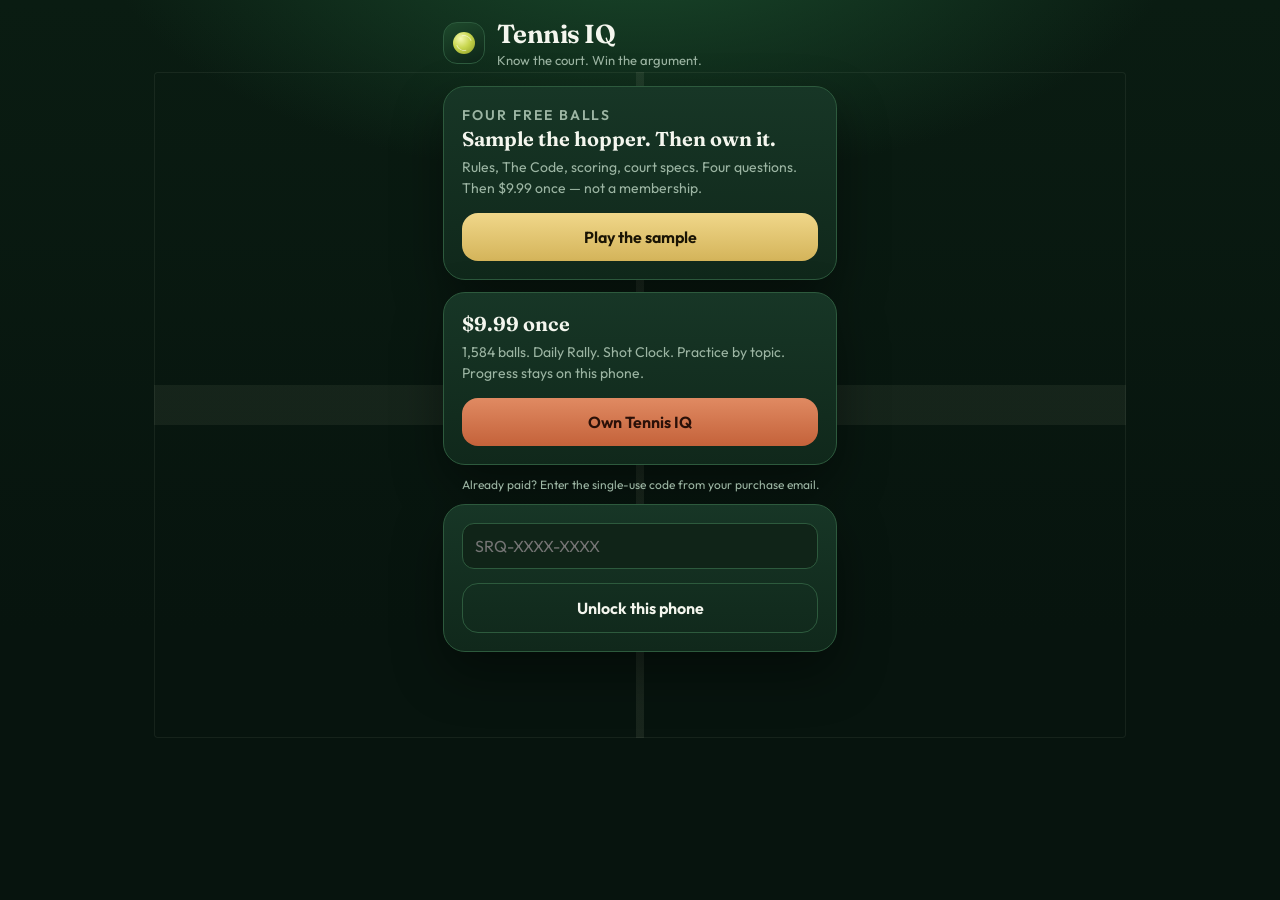
<file: web/index.html>
<!DOCTYPE html>
<html lang="en">
<head>
  <meta charset="UTF-8" />
  <meta name="referrer" content="no-referrer" />
  <meta name="viewport" content="width=device-width, initial-scale=1, viewport-fit=cover" />
  <meta name="apple-mobile-web-app-capable" content="yes" />
  <meta name="apple-mobile-web-app-status-bar-style" content="black-translucent" />
  <meta name="theme-color" content="#07140e" />
  <meta name="description" content="Tennis IQ — rules, scoring, court specs, history. Know the court. Win the argument." />
  <title>Tennis IQ</title>
  <link rel="manifest" href="./manifest.json" />
  <link rel="icon" href="./icon.svg" type="image/svg+xml" />
  <link rel="apple-touch-icon" href="./icon.svg" />
  <link rel="preconnect" href="https://fonts.googleapis.com" />
  <link rel="preconnect" href="https://fonts.gstatic.com" crossorigin />
  <link href="https://fonts.googleapis.com/css2?family=Fraunces:opsz,wght@9..144,500;9..144,650&family=Outfit:wght@400;500;600;700&display=swap" rel="stylesheet" />
  <link rel="stylesheet" href="./styles.css" />
</head>
<body>
  <div class="court-bg" aria-hidden="true"></div>
  <div id="app"></div>
  <script src="./app.js"></script>
</body>
</html>
</file>
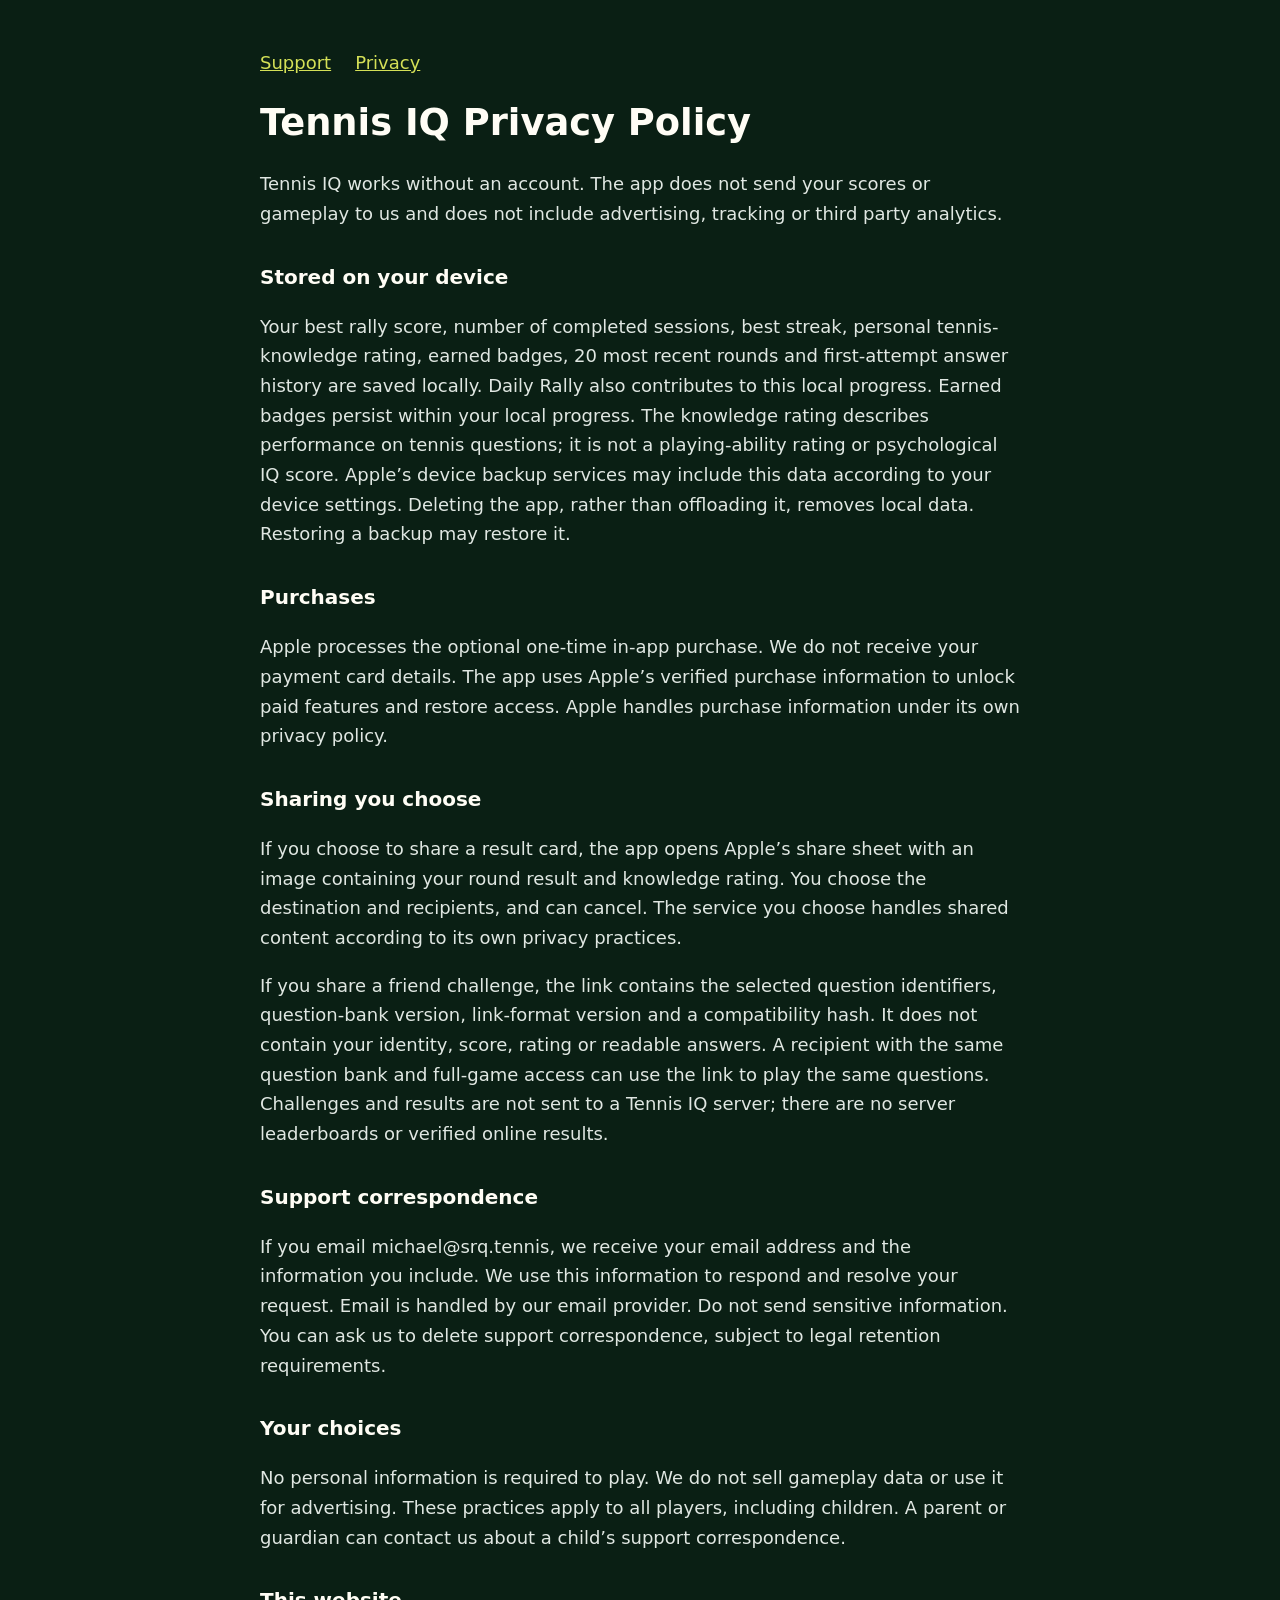
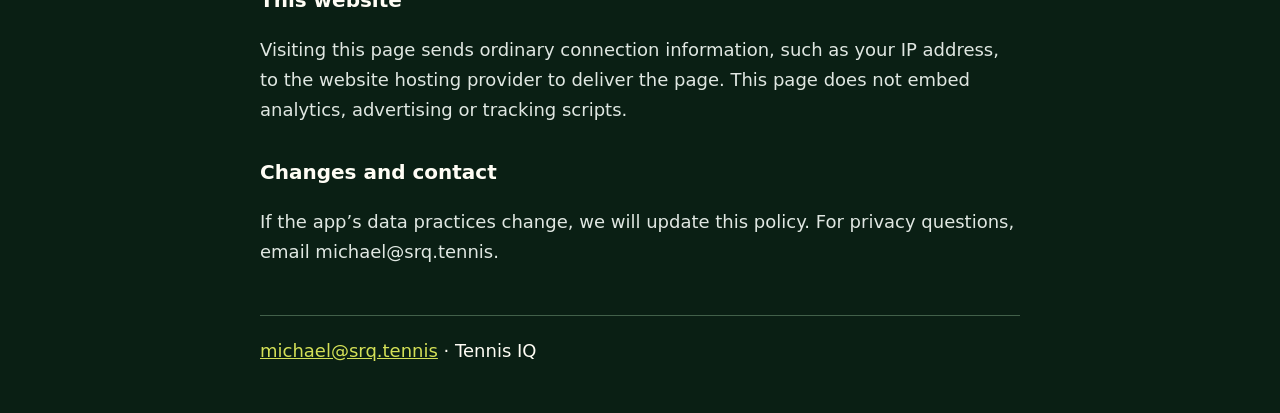
<file: release/site/tennis-iq/privacy/index.html>
<!doctype html><html lang="en"><head><meta charset="utf-8"><meta name="viewport" content="width=device-width,initial-scale=1"><title>Tennis IQ Privacy Policy</title><meta name="description" content="Tennis IQ Privacy Policy and contact information."><style>:root{color-scheme:dark}body{margin:0;background:#0a1f14;color:#fffdf5;font:18px/1.65 system-ui,sans-serif}main{max-width:760px;margin:auto;padding:48px 24px}a{color:#d4e057}h1{font-size:2.3rem;line-height:1.15}h2{font-size:1.25rem;margin-top:2rem}nav{display:flex;gap:24px;flex-wrap:wrap}footer{margin-top:48px;border-top:1px solid #42604a;padding-top:20px}p{color:#e0e7e2}</style></head><body><main><nav aria-label="Tennis IQ"><a href="/tennis-iq/support/">Support</a><a href="/tennis-iq/privacy/">Privacy</a></nav><h1>Tennis IQ Privacy Policy</h1><p>Tennis IQ works without an account. The app does not send your scores or gameplay to us and does not include advertising, tracking or third party analytics.</p><h2>Stored on your device</h2><p>Your best rally score, number of completed sessions, best streak, personal tennis-knowledge rating, earned badges, 20 most recent rounds and first-attempt answer history are saved locally. Daily Rally also contributes to this local progress. Earned badges persist within your local progress. The knowledge rating describes performance on tennis questions; it is not a playing-ability rating or psychological IQ score. Apple’s device backup services may include this data according to your device settings. Deleting the app, rather than offloading it, removes local data. Restoring a backup may restore it.</p><h2>Purchases</h2><p>Apple processes the optional one-time in-app purchase. We do not receive your payment card details. The app uses Apple’s verified purchase information to unlock paid features and restore access. Apple handles purchase information under its own privacy policy.</p><h2>Sharing you choose</h2><p>If you choose to share a result card, the app opens Apple’s share sheet with an image containing your round result and knowledge rating. You choose the destination and recipients, and can cancel. The service you choose handles shared content according to its own privacy practices.</p><p>If you share a friend challenge, the link contains the selected question identifiers, question-bank version, link-format version and a compatibility hash. It does not contain your identity, score, rating or readable answers. A recipient with the same question bank and full-game access can use the link to play the same questions. Challenges and results are not sent to a Tennis IQ server; there are no server leaderboards or verified online results.</p><h2>Support correspondence</h2><p>If you email michael@srq.tennis, we receive your email address and the information you include. We use this information to respond and resolve your request. Email is handled by our email provider. Do not send sensitive information. You can ask us to delete support correspondence, subject to legal retention requirements.</p><h2>Your choices</h2><p>No personal information is required to play. We do not sell gameplay data or use it for advertising. These practices apply to all players, including children. A parent or guardian can contact us about a child’s support correspondence.</p><h2>This website</h2><p>Visiting this page sends ordinary connection information, such as your IP address, to the website hosting provider to deliver the page. This page does not embed analytics, advertising or tracking scripts.</p><h2>Changes and contact</h2><p>If the app’s data practices change, we will update this policy. For privacy questions, email michael@srq.tennis.</p><footer><a href="mailto:michael@srq.tennis">michael@srq.tennis</a> · Tennis IQ</footer></main></body></html>
</file>
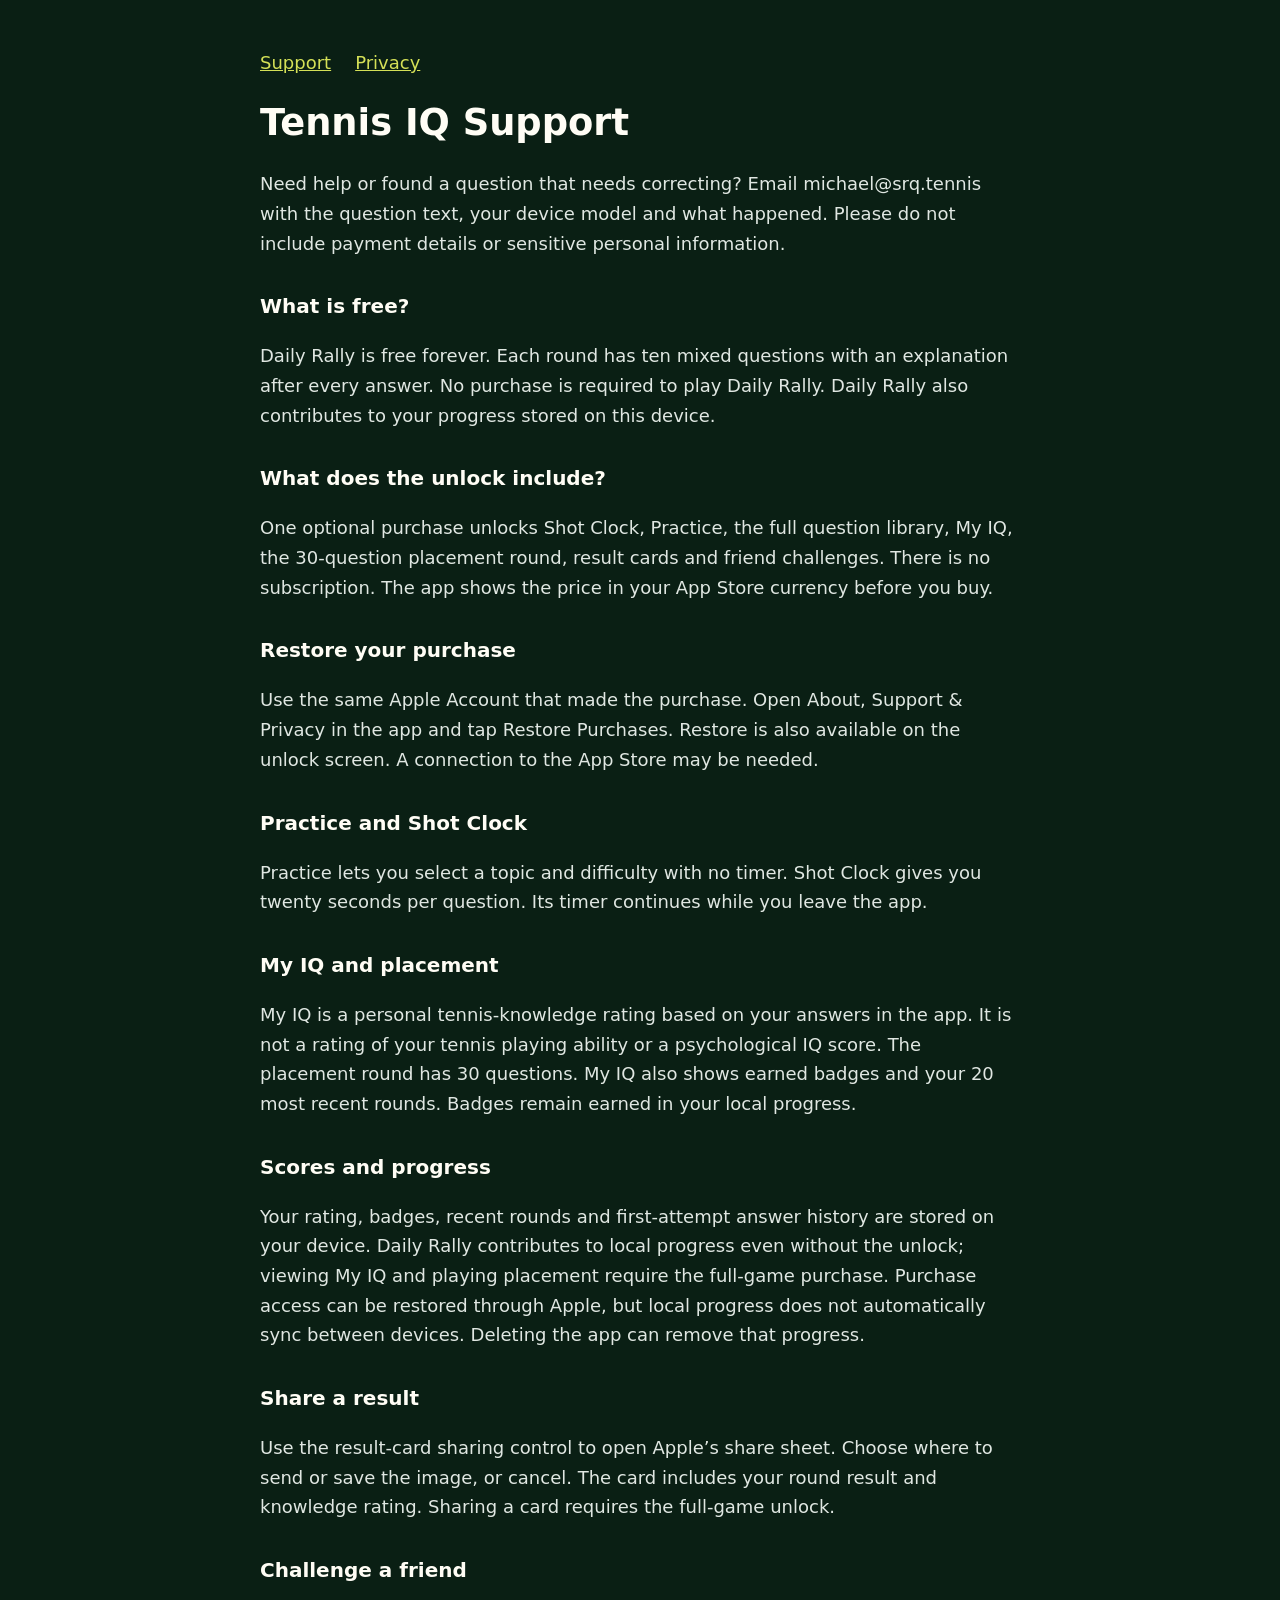
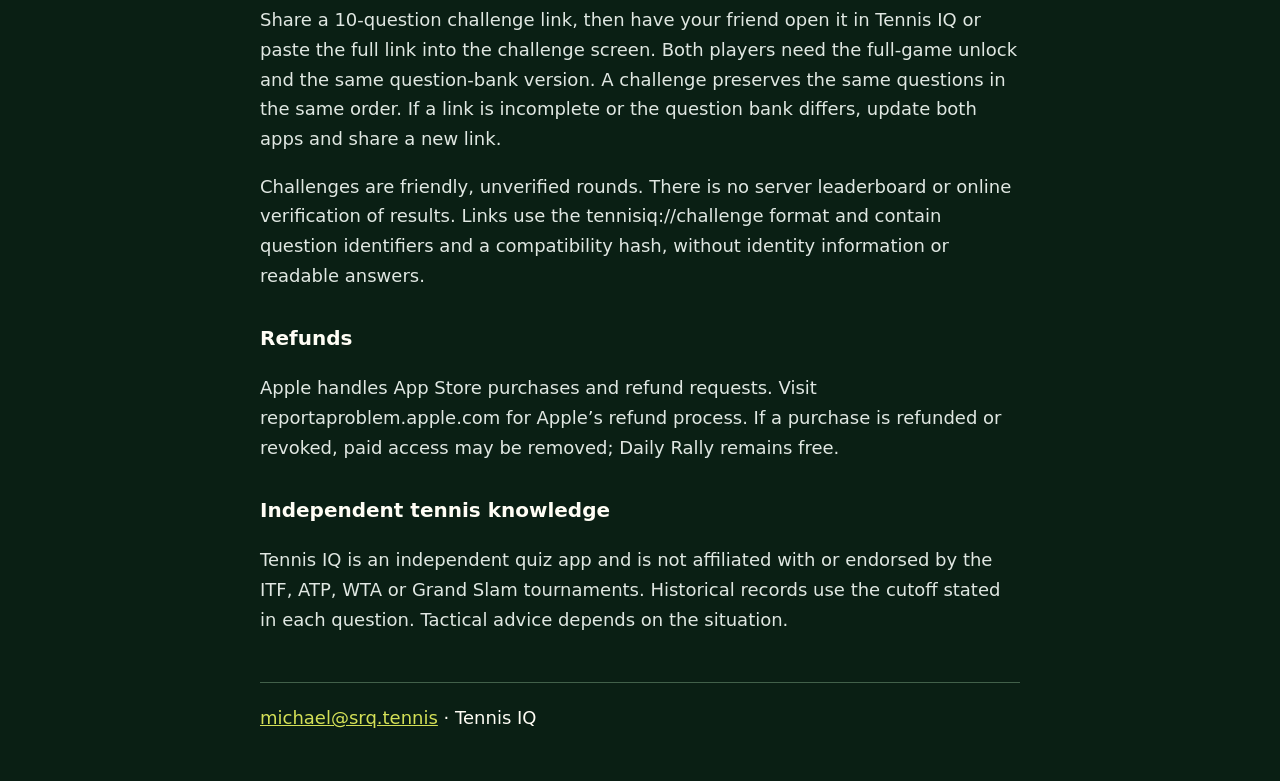
<file: release/site/tennis-iq/support/index.html>
<!doctype html><html lang="en"><head><meta charset="utf-8"><meta name="viewport" content="width=device-width,initial-scale=1"><title>Tennis IQ Support</title><meta name="description" content="Tennis IQ Support and contact information."><style>:root{color-scheme:dark}body{margin:0;background:#0a1f14;color:#fffdf5;font:18px/1.65 system-ui,sans-serif}main{max-width:760px;margin:auto;padding:48px 24px}a{color:#d4e057}h1{font-size:2.3rem;line-height:1.15}h2{font-size:1.25rem;margin-top:2rem}nav{display:flex;gap:24px;flex-wrap:wrap}footer{margin-top:48px;border-top:1px solid #42604a;padding-top:20px}p{color:#e0e7e2}</style></head><body><main><nav aria-label="Tennis IQ"><a href="/tennis-iq/support/">Support</a><a href="/tennis-iq/privacy/">Privacy</a></nav><h1>Tennis IQ Support</h1><p>Need help or found a question that needs correcting? Email michael@srq.tennis with the question text, your device model and what happened. Please do not include payment details or sensitive personal information.</p><h2>What is free?</h2><p>Daily Rally is free forever. Each round has ten mixed questions with an explanation after every answer. No purchase is required to play Daily Rally. Daily Rally also contributes to your progress stored on this device.</p><h2>What does the unlock include?</h2><p>One optional purchase unlocks Shot Clock, Practice, the full question library, My IQ, the 30-question placement round, result cards and friend challenges. There is no subscription. The app shows the price in your App Store currency before you buy.</p><h2>Restore your purchase</h2><p>Use the same Apple Account that made the purchase. Open About, Support &amp; Privacy in the app and tap Restore Purchases. Restore is also available on the unlock screen. A connection to the App Store may be needed.</p><h2>Practice and Shot Clock</h2><p>Practice lets you select a topic and difficulty with no timer. Shot Clock gives you twenty seconds per question. Its timer continues while you leave the app.</p><h2>My IQ and placement</h2><p>My IQ is a personal tennis-knowledge rating based on your answers in the app. It is not a rating of your tennis playing ability or a psychological IQ score. The placement round has 30 questions. My IQ also shows earned badges and your 20 most recent rounds. Badges remain earned in your local progress.</p><h2>Scores and progress</h2><p>Your rating, badges, recent rounds and first-attempt answer history are stored on your device. Daily Rally contributes to local progress even without the unlock; viewing My IQ and playing placement require the full-game purchase. Purchase access can be restored through Apple, but local progress does not automatically sync between devices. Deleting the app can remove that progress.</p><h2>Share a result</h2><p>Use the result-card sharing control to open Apple’s share sheet. Choose where to send or save the image, or cancel. The card includes your round result and knowledge rating. Sharing a card requires the full-game unlock.</p><h2>Challenge a friend</h2><p>Share a 10-question challenge link, then have your friend open it in Tennis IQ or paste the full link into the challenge screen. Both players need the full-game unlock and the same question-bank version. A challenge preserves the same questions in the same order. If a link is incomplete or the question bank differs, update both apps and share a new link.</p><p>Challenges are friendly, unverified rounds. There is no server leaderboard or online verification of results. Links use the tennisiq://challenge format and contain question identifiers and a compatibility hash, without identity information or readable answers.</p><h2>Refunds</h2><p>Apple handles App Store purchases and refund requests. Visit reportaproblem.apple.com for Apple’s refund process. If a purchase is refunded or revoked, paid access may be removed; Daily Rally remains free.</p><h2>Independent tennis knowledge</h2><p>Tennis IQ is an independent quiz app and is not affiliated with or endorsed by the ITF, ATP, WTA or Grand Slam tournaments. Historical records use the cutoff stated in each question. Tactical advice depends on the situation.</p><footer><a href="mailto:michael@srq.tennis">michael@srq.tennis</a> · Tennis IQ</footer></main></body></html>
</file>
<file: web/styles.css>
:root {
  --bg: #07140e;
  --pine: #0c2216;
  --card: #12301f;
  --line: #2d5a3d;
  --line-bright: #cfd9b8;
  --gold: #d4b45a;
  --gold-2: #f0d78a;
  --ball: #c8d64e;
  --clay: #c4623a;
  --clay-2: #e08a62;
  --text: #f4f6ee;
  --muted: #9cb5a3;
  --wrong: #e07a6a;
  --right: #7dce8a;
  --shadow: 0 22px 50px rgba(0, 0, 0, 0.4);
  --font: "Outfit", system-ui, sans-serif;
  --serif: "Fraunces", Georgia, serif;
}

* { box-sizing: border-box; }
html, body { margin: 0; min-height: 100%; background: var(--bg); color: var(--text); font-family: var(--font); }
body { min-height: 100dvh; }

.court-bg {
  position: fixed; inset: 0; pointer-events: none; z-index: 0;
  background:
    radial-gradient(900px 420px at 50% -8%, #1a4a2c 0%, transparent 60%),
    linear-gradient(180deg, #0a1c12, #07140e 70%);
}
.court-bg:after {
  content: "";
  position: absolute; inset: 8% 12% 18%;
  border: 1px solid rgba(207, 217, 184, 0.08);
  border-radius: 4px;
  background:
    linear-gradient(90deg, transparent 49.6%, rgba(207,217,184,.09) 49.6%, rgba(207,217,184,.09) 50.4%, transparent 50.4%),
    linear-gradient(180deg, transparent 47%, rgba(207,217,184,.07) 47%, rgba(207,217,184,.07) 53%, transparent 53%);
}

#app {
  position: relative; z-index: 1;
  max-width: 430px; margin: 0 auto;
  min-height: 100dvh;
  padding: calc(18px + env(safe-area-inset-top)) 18px calc(28px + env(safe-area-inset-bottom));
}

.brand { display: flex; gap: 12px; align-items: center; margin-bottom: 18px; }
.mark {
  width: 42px; height: 42px; border-radius: 14px;
  background: linear-gradient(160deg, #1e4a2c, #0d2418);
  border: 1px solid var(--line);
  display: grid; place-items: center;
}
.ball {
  width: 22px; height: 22px; border-radius: 50%;
  background: radial-gradient(circle at 35% 30%, #f4f8b0, var(--ball) 45%, #8a9a22);
  position: relative;
}
.ball:after {
  content: ""; position: absolute; inset: 3px;
  border: 1.4px solid rgba(255,255,255,.5);
  border-radius: 50%;
  border-left-color: transparent;
  border-right-color: transparent;
  transform: rotate(28deg);
}
h1 { font-family: var(--serif); font-size: 26px; margin: 0; font-weight: 650; letter-spacing: -0.02em; }
.sub { color: var(--muted); font-size: 13px; margin: 2px 0 0; }

.stats { display: grid; grid-template-columns: 1fr 1fr 1fr; gap: 8px; margin: 0 0 18px; }
.stat {
  background: rgba(18, 48, 31, .85);
  border: 1px solid var(--line);
  border-radius: 16px; padding: 12px 8px; text-align: center;
}
.stat b { display: block; color: var(--gold); font-size: 20px; font-family: var(--serif); }
.stat span { color: var(--muted); font-size: 10px; letter-spacing: .08em; text-transform: uppercase; }

.card {
  background: linear-gradient(180deg, #173626, #10281b);
  border: 1px solid var(--line);
  border-radius: 22px;
  padding: 18px;
  box-shadow: var(--shadow);
  margin-bottom: 12px;
}
.card h2 { margin: 0 0 6px; font-size: 20px; font-family: var(--serif); font-weight: 650; }
.card p { margin: 0; color: var(--muted); font-size: 14px; line-height: 1.5; }
.kicker {
  font-size: 10px; letter-spacing: .14em; text-transform: uppercase;
  color: var(--gold); margin: 0 0 6px; font-weight: 600;
}

.btn {
  display: block; width: 100%; border: 0; cursor: pointer;
  border-radius: 16px; padding: 14px 16px; font-size: 16px; font-weight: 650;
  margin-top: 14px; font-family: var(--font);
}
.btn-primary { background: linear-gradient(180deg, var(--gold-2), var(--gold)); color: #1a1404; }
.btn-ghost { background: transparent; color: var(--text); border: 1px solid var(--line); }
.btn-clay { background: linear-gradient(180deg, var(--clay-2), var(--clay)); color: #2a1008; }
.btn-green { background: linear-gradient(180deg, #3f8b58, #2a6a40); color: white; }

.grid { display: grid; grid-template-columns: 1fr 1fr; gap: 10px; }
.chip-row { display: flex; flex-wrap: wrap; gap: 8px; margin: 12px 0; }
.chip {
  border: 1px solid var(--line); background: #102418; color: var(--text);
  border-radius: 999px; padding: 8px 12px; font-size: 13px; cursor: pointer; font-family: var(--font);
}
.chip.on { background: var(--gold); color: #1a1404; border-color: var(--gold); }

.progress { height: 5px; background: #0c2014; border-radius: 99px; overflow: hidden; margin: 10px 0 18px; }
.progress > i { display: block; height: 100%; background: var(--gold); }

.q { font-size: 22px; line-height: 1.32; margin: 0 0 18px; font-weight: 650; font-family: var(--serif); letter-spacing: -0.02em; }
.meta { display: flex; justify-content: space-between; gap: 8px; color: var(--muted); font-size: 11px; text-transform: uppercase; letter-spacing: .08em; }

.choice {
  width: 100%; text-align: left; margin: 0 0 10px; padding: 13px 14px;
  border-radius: 16px; border: 1px solid var(--line); background: #102418;
  color: var(--text); font-size: 15px; cursor: pointer; font-family: var(--font);
  display: flex; gap: 12px; align-items: flex-start;
}
.choice .ltr {
  flex: 0 0 22px; height: 22px; border-radius: 7px;
  border: 1px solid var(--line); display: grid; place-items: center;
  font-size: 11px; font-weight: 700; color: var(--gold);
}
.choice:active { transform: scale(.99); }
.choice.right { background: rgba(125,206,138,.16); border-color: var(--right); }
.choice.right .ltr { border-color: var(--right); color: var(--right); }
.choice.wrong { background: rgba(224,122,106,.14); border-color: var(--wrong); }
.choice.wrong .ltr { border-color: var(--wrong); color: var(--wrong); }
.choice.idle { opacity: .5; }

.explain {
  background: #0e2216; border-left: 3px solid var(--gold);
  padding: 12px 14px; border-radius: 12px; color: #d7e6dc;
  font-size: 14px; line-height: 1.55; margin: 8px 0 4px;
}

.score-big { font-size: 72px; margin: 4px 0 0; color: var(--gold); text-align: center; font-family: var(--serif); line-height: 1; }
.center { text-align: center; }
.tiny { font-size: 12px; color: var(--muted); }
.back { background: none; border: 0; color: var(--gold); font-size: 14px; cursor: pointer; padding: 0; font-family: var(--font); }

.badge {
  display: inline-block; font-size: 11px; letter-spacing: .1em; text-transform: uppercase;
  padding: 4px 8px; border-radius: 99px; border: 1px solid var(--line); color: var(--muted);
}

.list-item {
  display: flex; justify-content: space-between; align-items: center;
  padding: 14px 0; border-bottom: 1px solid #1d3a29; cursor: pointer;
}
.list-item:last-child { border-bottom: 0; }

.clock-hot { color: var(--clay-2); }
</file>
